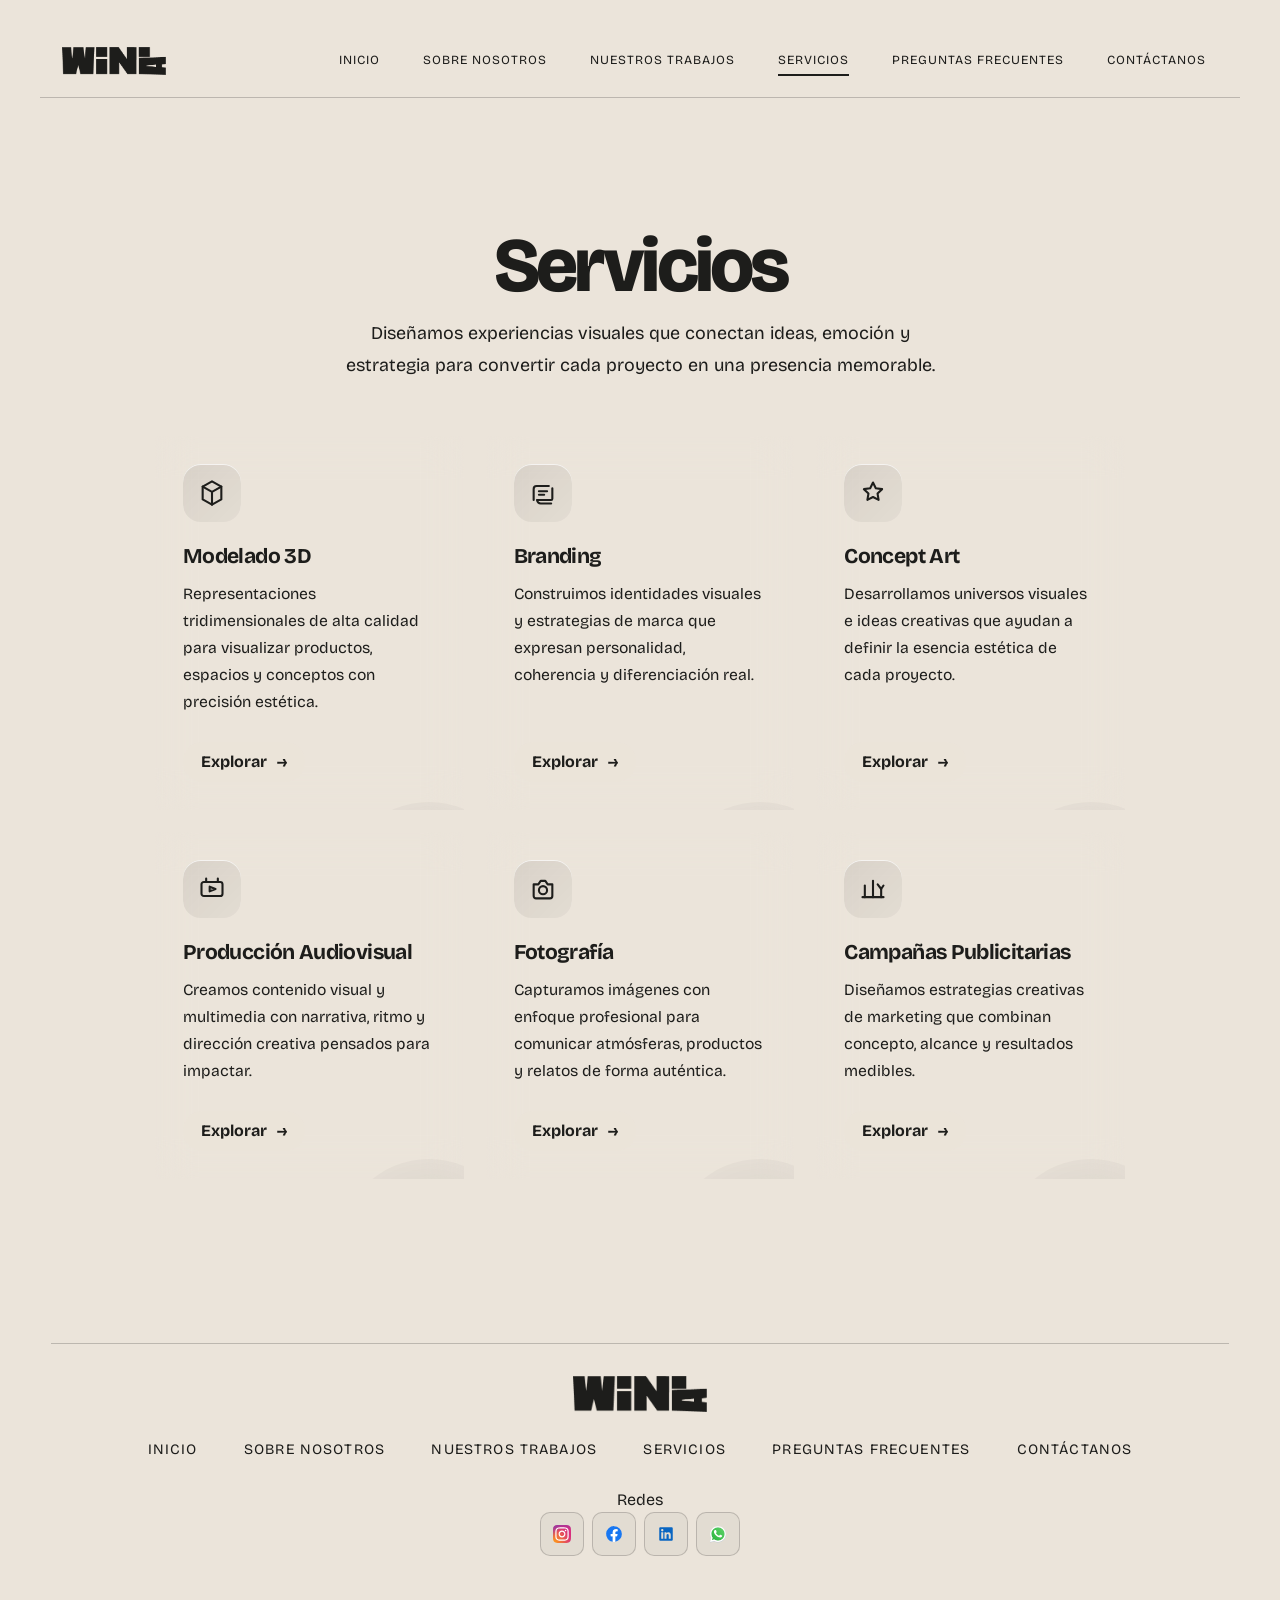
<file: servicios.html>
<!DOCTYPE html>
<html lang="es">
<head>
  <meta charset="UTF-8">
  <meta name="viewport" content="width=device-width, initial-scale=1.0">
  <title>WIN.A | Servicios</title>
  <link rel="icon" type="image/svg+xml" href="./favicon.svg">
  <link rel="preconnect" href="https://fonts.googleapis.com">
  <link rel="preconnect" href="https://fonts.gstatic.com" crossorigin>
  <link href="https://fonts.googleapis.com/css2?family=Bricolage+Grotesque:opsz,wght@12..96,200..800&display=swap" rel="stylesheet">
  <link rel="stylesheet" href="assets/css/styles.css">
    <style>
    * {
      box-sizing: border-box;
    }

    .services-section {
      position: relative;
      padding: 110px 24px 100px;
      isolation: isolate;
    }

    .services-shell {
      width: min(100%, var(--max-width));
      margin: 0 auto;
    }

    .section-header {
      max-width: 760px;
      margin: 0 auto 54px;
      text-align: center;
      animation: revealUp 0.9s ease both;
    }

    h1 {
      margin: 22px 0 14px;
      font-family: inherit;
      font-size: clamp(2.5rem, 6vw, 4.8rem);
      line-height: 0.95;
      letter-spacing: -0.05em;
      font-weight: 800;
    }

    .section-header p {
      margin: 0 auto;
      max-width: 620px;
      color: var(--muted);
      font-size: clamp(1rem, 2vw, 1.12rem);
      line-height: 1.8;
    }

    .services-grid {
      display: grid;
      grid-template-columns: repeat(3, minmax(0, 1fr));
      gap: 22px;
    }

    .service-card {
      position: relative;
      display: flex;
      flex-direction: column;
      min-height: 280px;
      padding: 28px;
      border: 1px solid var(--line);
      border-radius: var(--radius-lg);
      background:
        linear-gradient(180deg, rgba(235, 228, 218, 0.98), rgba(235, 228, 218, 0.8)),
        var(--surface);
      box-shadow: var(--shadow);
      backdrop-filter: blur(18px);
      overflow: hidden;
      cursor: pointer;
      transform: translateY(16px);
      opacity: 0;
      animation: revealUp 0.8s ease forwards;
      transition:
        transform 0.38s ease,
        box-shadow 0.38s ease,
        border-color 0.38s ease,
        background 0.38s ease;
    }

    .service-card:nth-child(2) { animation-delay: 0.08s; }
    .service-card:nth-child(3) { animation-delay: 0.16s; }
    .service-card:nth-child(4) { animation-delay: 0.24s; }
    .service-card:nth-child(5) { animation-delay: 0.32s; }
    .service-card:nth-child(6) { animation-delay: 0.4s; }

    .service-card::before {
      content: "";
      position: absolute;
      inset: auto -18% -46% auto;
      width: 180px;
      height: 180px;
      border-radius: 50%;
      background: radial-gradient(circle, rgba(0, 0, 0, 0.09), rgba(0, 0, 0, 0));
      transition: transform 0.35s ease;
    }

    .service-card:hover {
      transform: translateY(-8px);
      box-shadow: var(--shadow-hover);
      border-color: rgba(29, 29, 27, 0.18);
    }

    .service-card:hover::before {
      transform: scale(1.08);
    }

    .service-card.is-open {
      transform: translateY(-10px);
      box-shadow: var(--shadow-hover);
      border-color: rgba(0, 0, 0, 0.2);
      background:
        linear-gradient(180deg, rgba(255, 255, 255, 1), rgba(235, 228, 218, 0.96)),
        var(--surface);
      grid-column: span 2;
      cursor: default;
    }

    .services-grid.has-open .service-card.is-open {
      grid-column: 1 / -1;
    }

    .icon-wrap {
      width: 58px;
      height: 58px;
      display: grid;
      place-items: center;
      margin-bottom: 22px;
      border-radius: 18px;
      color: var(--accent-deep);
      background: linear-gradient(135deg, rgba(0, 0, 0, 0.08), rgba(0, 0, 0, 0.03));
      box-shadow: inset 0 1px 0 rgba(255, 255, 255, 0.72);
    }

    .icon-wrap svg {
      width: 28px;
      height: 28px;
      stroke: currentColor;
    }

    .service-card h2 {
      margin: 0 0 12px;
      font-family: inherit;
      font-size: 1.32rem;
      line-height: 1.2;
      letter-spacing: -0.03em;
    }

    .service-card p {
      margin: 0 0 26px;
      color: var(--muted);
      line-height: 1.72;
      font-size: 0.98rem;
    }

    .service-summary {
      flex-grow: 1;
    }

    .service-card button {
      width: fit-content;
      display: inline-flex;
      align-items: center;
      gap: 10px;
      padding: 12px 18px;
      border-radius: 999px;
      background: rgba(235, 228, 218, 0.95);
      border: 1px solid var(--line);
      color: var(--moon-black);
      font-size: 0.95rem;
      font-weight: 700;
      font-family: inherit;
      cursor: pointer;
      transition: gap 0.28s ease, background 0.28s ease, color 0.28s ease;
    }

    .service-card button:hover {
      gap: 14px;
      background: linear-gradient(135deg, var(--moon-black), rgba(45, 45, 43, 0.9));
      color: var(--ivory);
    }

    .service-card.is-open button {
      background: linear-gradient(135deg, var(--moon-black), rgba(45, 45, 43, 0.9));
      color: var(--ivory);
      border-color: var(--moon-black);
    }

    .service-card button span {
      font-size: 1rem;
      line-height: 1;
    }

    .service-details {
      display: grid;
      grid-template-rows: 0fr;
      opacity: 0;
      margin-top: 0;
      transition: grid-template-rows 0.52s ease, opacity 0.34s ease, margin-top 0.34s ease;
    }

    .service-card.is-open .service-details {
      grid-template-rows: 1fr;
      opacity: 1;
      margin-top: 22px;
    }

    .service-details-inner {
      overflow: hidden;
    }

    .service-window {
      display: grid;
      grid-template-columns: minmax(0, 1.25fr) minmax(280px, 0.9fr);
      gap: 22px;
      padding: 6px 2px 2px;
      align-items: start;
    }

    .media-panel,
    .contract-panel {
      border-radius: 22px;
      border: 1px solid var(--line);
      background: var(--surface);
      box-shadow: 0 16px 34px rgba(0, 0, 0, 0.05);
    }

    .media-panel {
      padding: 18px;
    }

    .panel-tag {
      display: inline-flex;
      align-items: center;
      padding: 8px 12px;
      border-radius: 999px;
      background: rgba(29, 29, 27, 0.06);
      color: var(--moon-black);
      font-size: 0.76rem;
      font-weight: 700;
      letter-spacing: 0.08em;
      text-transform: uppercase;
      margin-bottom: 14px;
    }

    .media-grid {
      display: grid;
      grid-template-columns: 1.15fr 0.85fr;
      gap: 14px;
      min-height: 280px;
    }

    .media-feature,
    .media-stack article {
      position: relative;
      overflow: hidden;
      border-radius: 18px;
      min-height: 132px;
      background:
        linear-gradient(145deg, rgba(20, 20, 20, 0.94), rgba(78, 78, 78, 0.82)),
        #151515;
      color: #ffffff;
      padding: 18px;
      display: flex;
      align-items: end;
    }

    .media-bg {
      position: absolute;
      inset: 0;
      width: 100%;
      height: 100%;
      object-fit: cover;
      opacity: 0.6;
      transform: scale(1.02);
      filter: saturate(0.95) contrast(1.05);
      z-index: 0;
      pointer-events: none;
    }

    .media-feature::before,
    .media-stack article::before {
      content: "";
      position: absolute;
      inset: 0;
      background:
        radial-gradient(circle at 30% 25%, rgba(0, 0, 0, 0.55), transparent 55%),
        linear-gradient(180deg, rgba(255, 255, 255, 0.04), rgba(255, 255, 255, 0)),
        radial-gradient(circle at top right, rgba(255, 255, 255, 0.14), transparent 34%);
      pointer-events: none;
      z-index: 0;
    }

    .media-stack {
      display: grid;
      gap: 14px;
    }

    .media-copy {
      position: relative;
      z-index: 1;
      max-width: 92%;
    }

    .media-kicker {
      display: inline-block;
      margin-bottom: 8px;
      font-size: 0.72rem;
      letter-spacing: 0.08em;
      text-transform: uppercase;
      color: rgba(255, 255, 255, 0.7);
    }

    .media-copy strong {
      display: block;
      font-size: 1.02rem;
      line-height: 1.25;
      margin-bottom: 6px;
    }

    .media-copy p {
      margin: 0;
      color: rgba(255, 255, 255, 0.8);
      line-height: 1.55;
      font-size: 0.9rem;
    }

    .contract-panel {
      padding: 20px;
      display: flex;
      flex-direction: column;
      gap: 16px;
    }

    .contract-panel h3 {
      margin: 0;
      font-family: inherit;
      font-size: 1.24rem;
      letter-spacing: -0.03em;
    }

    .contract-panel p {
      margin: 0;
      color: var(--muted);
      line-height: 1.7;
      font-size: 0.95rem;
    }

    .contract-meta {
      display: grid;
      gap: 10px;
      padding: 14px;
      border-radius: 18px;
      background: rgba(255, 255, 255, 0.88);
      border: 1px solid rgba(0, 0, 0, 0.06);
    }

    .contract-meta span {
      color: #202020;
      font-size: 0.92rem;
      line-height: 1.5;
    }

    .cta-group {
      display: flex;
      flex-wrap: wrap;
      gap: 12px;
      margin-top: auto;
    }

    .cta-primary,
    .cta-secondary {
      display: inline-flex;
      align-items: center;
      justify-content: center;
      min-height: 48px;
      padding: 0 18px;
      border-radius: 999px;
      text-decoration: none;
      font-weight: 700;
      font-size: 0.95rem;
      transition: transform 0.28s ease, background 0.28s ease, color 0.28s ease;
    }

    .cta-primary {
      background: linear-gradient(135deg, var(--moon-black), rgba(45, 45, 43, 0.9));
      color: var(--ivory);
      border: 0;
      flex: 1 1 190px;
    }

    .cta-primary:hover,
    .cta-secondary:hover {
      transform: translateY(-2px);
    }

    .cta-secondary {
      color: var(--moon-black);
      border: 1px solid var(--moon-black);
      background: rgba(235, 228, 218, 0.94);
      flex: 1 1 150px;
    }

    .service-details ul {
      margin: 0;
      padding: 0;
      list-style: none;
      display: grid;
      gap: 12px;
    }

    .service-details li {
      position: relative;
      padding-left: 18px;
      color: var(--muted);
      line-height: 1.65;
      font-size: 0.95rem;
    }

    .service-details li::before {
      content: "";
      position: absolute;
      left: 0;
      top: 0.72em;
      width: 7px;
      height: 7px;
      border-radius: 50%;
      background: var(--moon-black);
      transform: translateY(-50%);
    }

    @keyframes revealUp {
      from {
        opacity: 0;
        transform: translateY(24px);
      }
      to {
        opacity: 1;
        transform: translateY(0);
      }
    }

    @media (max-width: 980px) {
      .services-grid {
        grid-template-columns: repeat(2, minmax(0, 1fr));
      }

      .services-section {
        padding-top: 90px;
      }

      .service-card.is-open {
        grid-column: 1 / -1;
      }

      .service-window {
        grid-template-columns: 1fr;
      }
    }

    @media (max-width: 640px) {
      .services-section {
        padding: 78px 18px 72px;
      }

      .section-header {
        margin-bottom: 36px;
      }

      .services-grid {
        grid-template-columns: 1fr;
        gap: 18px;
      }

      .service-card {
        min-height: auto;
        padding: 24px;
      }

      .service-card.is-open {
        grid-column: auto;
      }

      .service-card p {
        margin-bottom: 22px;
      }

      .media-grid {
        grid-template-columns: 1fr;
        min-height: auto;
      }

      .media-feature,
      .media-stack article {
        min-height: 160px;
      }
    }

    @media (prefers-reduced-motion: reduce) {
      *,
      *::before,
      *::after {
        animation: none !important;
        transition: none !important;
        scroll-behavior: auto !important;
      }

      .service-card {
        opacity: 1;
        transform: none;
      }
    }
  </style>
</head>
<body>
    <a class="skip-link" href="#main">Saltar al contenido</a>
    <header>
      <div class="navbar">
        <a class="navbar__logo" href="index.html" aria-label="Win.A">
          <img class="site-logo" src="img/logo-horizontal-icon.png" alt="Win.A" />
        </a>
        <nav class="navbar__links" aria-label="Navegación principal">
        <a class="navbar__link" href="index.html">INICIO</a>
          <a class="navbar__link" href="sobre_nosotros.html">SOBRE NOSOTROS</a>
          <a class="navbar__link" href="nuestros-trabajos.html">NUESTROS TRABAJOS</a>
          <a class="navbar__link is-active" href="servicios.html">SERVICIOS</a>
          <a class="navbar__link" href="preguntas_frecuentes.html">PREGUNTAS FRECUENTES</a>
          <a class="navbar__link" href="contacto.html">CONTÁCTANOS</a>
        </nav>
        <button
          class="navbar__toggle"
          type="button"
          aria-label="Abrir menú"
          aria-expanded="false"
          aria-controls="navbarDropdown"
        >
          <img src="img/menu.svg" alt="Menú" />
        </button>
      </div>
      <div id="navbarDropdown" class="navbar__dropdown" aria-hidden="true">
      <a href="index.html">INICIO</a>
        <a href="sobre_nosotros.html">SOBRE NOSOTROS</a>
        <a href="nuestros-trabajos.html">NUESTROS TRABAJOS</a>
        <a href="servicios.html">SERVICIOS</a>
        <a href="preguntas_frecuentes.html">PREGUNTAS FRECUENTES</a>
        <a href="contacto.html">CONTÁCTANOS</a>
      </div>
    </header>

    <main id="main" class="page-shell" tabindex="-1">
      <section class="services-section" id="servicios">
    <div class="services-shell">
      <header class="section-header">
        <h1>Servicios</h1>
        <p>
          Diseñamos experiencias visuales que conectan ideas, emoción y estrategia
          para convertir cada proyecto en una presencia memorable.
        </p>
      </header>

      <div class="services-grid">
        <article class="service-card" id="modelado-3d" data-form="3d">
          <div class="icon-wrap" aria-hidden="true">
            <svg viewBox="0 0 24 24" fill="none" stroke-width="1.8" stroke-linecap="round" stroke-linejoin="round">
              <path d="M12 2 4 6.5v11L12 22l8-4.5v-11L12 2Z"/>
              <path d="M12 22V11.8"/>
              <path d="M20 6.5 12 11 4 6.5"/>
            </svg>
          </div>
          <h2>Modelado 3D</h2>
          <p class="service-summary">Representaciones tridimensionales de alta calidad para visualizar productos, espacios y conceptos con precisión estética.</p>
          <button type="button" aria-expanded="false">
            <span>Explorar</span> <span>&rarr;</span>
          </button>
          <div class="service-details">
            <div class="service-details-inner">
              <div class="service-window">
                <div class="media-panel">
                  <span class="panel-tag">Galeria del servicio</span>
                  <div class="media-grid">
                    <article class="media-feature">
                      <img class="media-bg" src="img/servicios/modelado3d/Sin%20t%C3%ADtulo-4.png" alt="" loading="lazy" decoding="async" />
                      <div class="media-copy">
                        <span class="media-kicker">Vista principal</span>
                        <strong>Renders de producto y espacios</strong>
                        <p>Area pensada para mostrar proyectos 3D destacados con gran impacto visual.</p>
                      </div>
                    </article>
                    <div class="media-stack">
                      <article>
                        <img class="media-bg" src="img/servicios/modelado3d/untitled1.png" alt="" loading="lazy" decoding="async" />
                        <div class="media-copy">
                          <span class="media-kicker">Detalle</span>
                          <strong>Modelos para presentacion</strong>
                          <p>Mockups y vistas tecnicas.</p>
                        </div>
                      </article>
                      <article>
                        <img class="media-bg" src="img/servicios/modelado3d/untitled4.png" alt="" loading="lazy" decoding="async" />
                        <div class="media-copy">
                          <span class="media-kicker">Portfolio</span>
                          <strong>Escenas para campaña</strong>
                          <p>Visuales listos para venta o branding.</p>
                        </div>
                      </article>
                    </div>
                  </div>
                </div>
                <div class="contract-panel">
                  <span class="panel-tag">Lo que incluye</span>
                  <ul>
                    <li>Modelado de productos, mobiliario y espacios con acabado visual realista.</li>
                    <li>Renders conceptuales para presentar ideas antes de la produccion final.</li>
                    <li>Piezas 3D listas para campañas, presentaciones o portafolios comerciales.</li>
                  </ul>
                  <div class="contract-meta">
                    <span>Ideal para marcas, arquitecturas, lanzamientos y visualizacion de ideas complejas.</span>
                    <span>Proceso guiado desde el brief hasta la entrega final del material.</span>
                  </div>
                  <div class="cta-group">
                    <a class="cta-primary" href="contacto.html#3d" data-service-link>Quiero este servicio</a>
                    <a class="cta-secondary" href="nuestros-trabajos.html#galeria" data-service-link>Ver trabajos</a>
                  </div>
                </div>
              </div>
            </div>
          </div>
        </article>

        <article class="service-card" id="branding" data-form="branding">
          <div class="icon-wrap" aria-hidden="true">
            <svg viewBox="0 0 24 24" fill="none" stroke-width="1.8" stroke-linecap="round" stroke-linejoin="round">
              <path d="M4 18V8.5A2.5 2.5 0 0 1 6.5 6H17"/>
              <path d="M7 18h12a1 1 0 0 0 1-1V8"/>
              <path d="M7 18a3 3 0 0 0 3 3h9"/>
              <path d="M8.5 10.5h7"/>
              <path d="M8.5 13.5H13"/>
            </svg>
          </div>
          <h2>Branding</h2>
          <p class="service-summary">Construimos identidades visuales y estrategias de marca que expresan personalidad, coherencia y diferenciación real.</p>
          <button type="button" aria-expanded="false">
            <span>Explorar</span> <span>&rarr;</span>
          </button>
          <div class="service-details">
            <div class="service-details-inner">
              <div class="service-window">
                <div class="media-panel">
                  <span class="panel-tag">Imagenes y logos</span>
                  <div class="media-grid">
                    <article class="media-feature">
                      <img class="media-bg" src="img/servicios/branding/Fortz.png" alt="" loading="lazy" decoding="async" />
                      <div class="media-copy">
                        <span class="media-kicker">Brand system</span>
                        <strong>Logos, identidad y aplicaciones</strong>
                        <p>Espacio para enseñar marcas realizadas, composiciones y piezas finales.</p>
                      </div>
                    </article>
                    <div class="media-stack">
                      <article>
                        <img class="media-bg" src="img/servicios/branding/Electobot.jpg" alt="" loading="lazy" decoding="async" />
                        <div class="media-copy">
                          <img class="logo-kicker" src="img/logo-horizontal-icon.png" alt="Logo Win.A" />
                          <strong>Construccion visual</strong>
                          <p>Versiones, sellos y simbolos.</p>
                        </div>
                      </article>
                      <article>
                        <img class="media-bg" src="img/servicios/branding/OQ3A7S1.webp" alt="" loading="lazy" decoding="async" />
                        <div class="media-copy">
                          <span class="media-kicker">Aplicacion</span>
                          <strong>Sistema de marca</strong>
                          <p>Redes, papeleria y soportes.</p>
                        </div>
                      </article>
                    </div>
                  </div>
                </div>
                <div class="contract-panel">
                  <span class="panel-tag">Lo que incluye</span>
                  <ul>
                    <li>Diseño de logotipo, sistema visual y lineamientos de marca claros.</li>
                    <li>Definicion de tono, personalidad y narrativa para conectar con la audiencia.</li>
                    <li>Aplicaciones visuales para redes, papeleria y soportes digitales.</li>
                  </ul>
                  <div class="contract-meta">
                    <span>Perfecto para negocios nuevos o marcas que necesitan reposicionarse con fuerza.</span>
                    <span>El cliente puede revisar los trabajos y decidir avanzar desde esta misma ventana.</span>
                  </div>
                  <div class="cta-group">
                    <a class="cta-primary" href="contacto.html#branding" data-service-link>Quiero este servicio</a>
                    <a class="cta-secondary" href="nuestros-trabajos.html#galeria" data-service-link>Ver trabajos</a>
                  </div>
                </div>
              </div>
            </div>
          </div>
        </article>

        <article class="service-card" id="concept-art" data-form="concept">
          <div class="icon-wrap" aria-hidden="true">
            <svg viewBox="0 0 24 24" fill="none" stroke-width="1.8" stroke-linecap="round" stroke-linejoin="round">
              <path d="m12 3 2.4 4.9 5.4.8-3.9 3.8.9 5.4-4.8-2.5-4.8 2.5.9-5.4L4.2 8.7l5.4-.8L12 3Z"/>
            </svg>
          </div>
          <h2>Concept Art</h2>
          <p class="service-summary">Desarrollamos universos visuales e ideas creativas que ayudan a definir la esencia estética de cada proyecto.</p>
          <button type="button" aria-expanded="false">
            <span>Explorar</span> <span>&rarr;</span>
          </button>
          <div class="service-details">
            <div class="service-details-inner">
              <div class="service-window">
                <div class="media-panel">
                  <span class="panel-tag">Visual development</span>
                  <div class="media-grid">
                    <article class="media-feature">
                      <img class="media-bg" src="img/servicios/conceptArt/brujo.png" alt="" loading="lazy" decoding="async" />
                      <div class="media-copy">
                        <span class="media-kicker">Conceptos</span>
                        <strong>Escenarios, personajes e ideas</strong>
                        <p>Area para bocetos refinados, ilustraciones clave y desarrollo estetico.</p>
                      </div>
                    </article>
                    <div class="media-stack">
                      <article>
                        <img class="media-bg" src="img/servicios/conceptArt/alvin-3.webp" alt="" loading="lazy" decoding="async" />
                        <div class="media-copy">
                          <span class="media-kicker">Moodboard</span>
                          <strong>Tono visual</strong>
                          <p>Color, textura y atmosfera.</p>
                        </div>
                      </article>
                      <article>
                        <img class="media-bg" src="img/servicios/conceptArt/g.png" alt="" loading="lazy" decoding="async" />
                        <div class="media-copy">
                          <span class="media-kicker">Proceso</span>
                          <strong>Direccion creativa</strong>
                          <p>Exploracion antes de producir.</p>
                        </div>
                      </article>
                    </div>
                  </div>
                </div>
                <div class="contract-panel">
                  <span class="panel-tag">Lo que incluye</span>
                  <ul>
                    <li>Exploracion visual de personajes, escenarios y direcciones artisticas.</li>
                    <li>Creacion de moodboards e ilustraciones para alinear la vision del proyecto.</li>
                    <li>Propuestas creativas que facilitan decisiones antes de producir.</li>
                  </ul>
                  <div class="contract-meta">
                    <span>Ideal para videojuegos, marcas, campañas o proyectos que nacen desde una idea visual.</span>
                    <span>La ventana expandida ayuda a vender el valor creativo antes de contratar.</span>
                  </div>
                  <div class="cta-group">
                    <a class="cta-primary" href="contacto.html#concept" data-service-link>Quiero este servicio</a>
                    <a class="cta-secondary" href="nuestros-trabajos.html#galeria" data-service-link>Ver trabajos</a>
                  </div>
                </div>
              </div>
            </div>
          </div>
        </article>

        <article class="service-card" id="produccion-audiovisual" data-form="audiovisual">
          <div class="icon-wrap" aria-hidden="true">
            <svg viewBox="0 0 24 24" fill="none" stroke-width="1.8" stroke-linecap="round" stroke-linejoin="round">
              <rect x="3" y="6" width="18" height="12" rx="2"/>
              <path d="m10 10 5 2-5 2v-4Z"/>
              <path d="M7 3v3M17 3v3"/>
            </svg>
          </div>
          <h2>Producción Audiovisual</h2>
          <p class="service-summary">Creamos contenido visual y multimedia con narrativa, ritmo y dirección creativa pensados para impactar.</p>
          <button type="button" aria-expanded="false">
            <span>Explorar</span> <span>&rarr;</span>
          </button>
          <div class="service-details">
            <div class="service-details-inner">
              <div class="service-window">
                <div class="media-panel">
                  <span class="panel-tag">Videos realizados</span>
                  <div class="media-grid">
                    <article class="media-feature">
                      <img class="media-bg" src="img/servicios/produccionAudiovisual/Documental-Capture.jpg" alt="" loading="lazy" decoding="async" />
                      <div class="media-copy">
                        <span class="media-kicker">Showreel</span>
                        <strong>Videos, reels y piezas audiovisuales</strong>
                        <p>Espacio para insertar videos realizados, trailers o presentaciones de campaña.</p>
                      </div>
                    </article>
                    <div class="media-stack">
                      <article>
                        <img class="media-bg" src="img/servicios/produccionAudiovisual/eres%20soy%20y%20somos.avif" alt="" loading="lazy" decoding="async" />
                        <div class="media-copy">
                          <span class="media-kicker">Clip</span>
                          <strong>Contenido corto</strong>
                          <p>Reels y anuncios dinamicos.</p>
                        </div>
                      </article>
                      <article>
                        <img class="media-bg" src="img/servicios/produccionAudiovisual/hace%20calor.avif" alt="" loading="lazy" decoding="async" />
                        <div class="media-copy">
                          <span class="media-kicker">Film</span>
                          <strong>Storytelling visual</strong>
                          <p>Piezas para marca o lanzamiento.</p>
                        </div>
                      </article>
                    </div>
                  </div>
                </div>
                <div class="contract-panel">
                  <span class="panel-tag">Lo que incluye</span>
                  <ul>
                    <li>Produccion de videos promocionales, reels y piezas de storytelling visual.</li>
                    <li>Edicion, montaje y tratamiento estetico para contenido digital o institucional.</li>
                    <li>Direccion creativa enfocada en ritmo, atmosfera y recordacion de marca.</li>
                  </ul>
                  <div class="contract-meta">
                    <span>Perfecto para marcas que necesitan contenido en movimiento con identidad propia.</span>
                    <span>Aqui puedes mostrar videos reales y dejar el CTA listo para cerrar el servicio.</span>
                  </div>
                  <div class="cta-group">
                    <a class="cta-primary" href="contacto.html#audiovisual" data-service-link>Quiero este servicio</a>
                    <a class="cta-secondary" href="nuestros-trabajos.html#galeria" data-service-link>Ver trabajos</a>
                  </div>
                </div>
              </div>
            </div>
          </div>
        </article>

        <article class="service-card" id="fotografia" data-form="foto">
          <div class="icon-wrap" aria-hidden="true">
            <svg viewBox="0 0 24 24" fill="none" stroke-width="1.8" stroke-linecap="round" stroke-linejoin="round">
              <path d="M4 8h4l2-3h4l2 3h4v10a2 2 0 0 1-2 2H6a2 2 0 0 1-2-2V8Z"/>
              <circle cx="12" cy="13" r="3.5"/>
            </svg>
          </div>
          <h2>Fotografía</h2>
          <p class="service-summary">Capturamos imágenes con enfoque profesional para comunicar atmósferas, productos y relatos de forma auténtica.</p>
          <button type="button" aria-expanded="false">
            <span>Explorar</span> <span>&rarr;</span>
          </button>
          <div class="service-details">
            <div class="service-details-inner">
              <div class="service-window">
                <div class="media-panel">
                  <span class="panel-tag">Fotografias destacadas</span>
                  <div class="media-grid">
                    <article class="media-feature">
                      <img class="media-bg" src="img/servicios/fotografia/IMG_20250611_100333_366.webp" alt="" loading="lazy" decoding="async" />
                      <div class="media-copy">
                        <span class="media-kicker">Galeria</span>
                        <strong>Fotografia de producto y marca</strong>
                        <p>Bloque pensado para exponer imagenes finales y series fotograficas seleccionadas.</p>
                      </div>
                    </article>
                    <div class="media-stack">
                      <article>
                        <img class="media-bg" src="img/servicios/fotografia/post-instagram-5.webp" alt="" loading="lazy" decoding="async" />
                        <div class="media-copy">
                          <span class="media-kicker">Sesion</span>
                          <strong>Retrato y lifestyle</strong>
                          <p>Imagenes con direccion visual.</p>
                        </div>
                      </article>
                      <article>
                        <img class="media-bg" src="img/servicios/fotografia/IMG_20250417_123234_082.webp" alt="" loading="lazy" decoding="async" />
                        <div class="media-copy">
                          <span class="media-kicker">Catalogo</span>
                          <strong>Producto y detalle</strong>
                          <p>Visuales listos para venta.</p>
                        </div>
                      </article>
                    </div>
                  </div>
                </div>
                <div class="contract-panel">
                  <span class="panel-tag">Lo que incluye</span>
                  <ul>
                    <li>Sesiones para producto, retrato, lifestyle y contenido de marca.</li>
                    <li>Direccion visual y composicion pensadas para reforzar identidad.</li>
                    <li>Entrega de imagenes optimizadas para web, campañas o catalogo.</li>
                  </ul>
                  <div class="contract-meta">
                    <span>Ideal para ecommerce, redes, editoriales visuales o presentacion de productos.</span>
                    <span>La galeria sirve para que el cliente vea trabajos reales antes de contratar.</span>
                  </div>
                  <div class="cta-group">
                    <a class="cta-primary" href="contacto.html#foto" data-service-link>Quiero este servicio</a>
                    <a class="cta-secondary" href="nuestros-trabajos.html#galeria" data-service-link>Ver trabajos</a>
                  </div>
                </div>
              </div>
            </div>
          </div>
        </article>

        <article class="service-card" id="campanas-publicitarias" data-form="campanas">
          <div class="icon-wrap" aria-hidden="true">
            <svg viewBox="0 0 24 24" fill="none" stroke-width="1.8" stroke-linecap="round" stroke-linejoin="round">
              <path d="M5 19V9"/>
              <path d="M12 19V5"/>
              <path d="M19 19v-7"/>
              <path d="M3 19h18"/>
              <path d="m16 8 3 4 2-3"/>
            </svg>
          </div>
          <h2>Campañas Publicitarias</h2>
          <p class="service-summary">Diseñamos estrategias creativas de marketing que combinan concepto, alcance y resultados medibles.</p>
          <button type="button" aria-expanded="false">
            <span>Explorar</span> <span>&rarr;</span>
          </button>
          <div class="service-details">
            <div class="service-details-inner">
              <div class="service-window">
                <div class="media-panel">
                  <span class="panel-tag">Piezas de campaña</span>
                  <div class="media-grid">
                    <article class="media-feature">
                      <img class="media-bg" src="img/servicios/campa%C3%B1as%20publicitarias/The-last-of-us.webp" alt="" loading="lazy" decoding="async" />
                      <div class="media-copy">
                        <span class="media-kicker">Campaigns</span>
                        <strong>Conceptos y activaciones visuales</strong>
                        <p>Espacio para mostrar piezas de anuncios, lanzamientos y sistemas de campaña.</p>
                      </div>
                    </article>
                    <div class="media-stack">
                      <article>
                        <img class="media-bg" src="img/servicios/campa%C3%B1as%20publicitarias/Free_Flyer_Mockup_1.webp" alt="" loading="lazy" decoding="async" />
                        <div class="media-copy">
                          <span class="media-kicker">Ads</span>
                          <strong>Redes y pauta</strong>
                          <p>Creatividades para conversion.</p>
                        </div>
                      </article>
                      <article>
                        <img class="media-bg" src="img/servicios/campa%C3%B1as%20publicitarias/POSTER%20PARED%202.webp" alt="" loading="lazy" decoding="async" />
                        <div class="media-copy">
                          <span class="media-kicker">Launch</span>
                          <strong>Piezas de lanzamiento</strong>
                          <p>Mensajes y visuales alineados.</p>
                        </div>
                      </article>
                    </div>
                  </div>
                </div>
                <div class="contract-panel">
                  <span class="panel-tag">Lo que incluye</span>
                  <ul>
                    <li>Conceptualizacion de campañas con mensajes claros y enfoque emocional.</li>
                    <li>Adaptacion de piezas para redes sociales, anuncios y lanzamientos.</li>
                    <li>Estrategias visuales alineadas con objetivos de visibilidad y conversion.</li>
                  </ul>
                  <div class="contract-meta">
                    <span>Recomendado para marcas que quieren vender mejor con creatividad y direccion visual.</span>
                    <span>El CTA final deja preparado el paso a cotizacion o contratacion del servicio.</span>
                  </div>
                  <div class="cta-group">
                    <a class="cta-primary" href="contacto.html#campanas" data-service-link>Quiero este servicio</a>
                    <a class="cta-secondary" href="nuestros-trabajos.html#galeria" data-service-link>Ver trabajos</a>
                  </div>
                </div>
              </div>
            </div>
          </div>
        </article>
      </div>
    </div>
      </section>
    </main>

    <footer class="footer">
      <div class="footer__inner">
        <div class="footer__logo" aria-label="Win.A">
          <img class="site-logo" src="img/logo-horizontal-icon.png" alt="Win.A" />
        </div>
        <div class="footer__links">
        <a href="index.html">INICIO</a>
          <a href="sobre_nosotros.html">SOBRE NOSOTROS</a>
          <a href="nuestros-trabajos.html">NUESTROS TRABAJOS</a>
          <a href="servicios.html">SERVICIOS</a>
          <a href="preguntas_frecuentes.html">PREGUNTAS FRECUENTES</a>
          <a href="contacto.html">CONTÁCTANOS</a>
        </div>
        <div class="footer__socials">
          <span>Redes</span>
          <div class="footer__socials-row">
            <a class="footer__social" href="#" aria-label="Instagram"><img src="img/instagram.svg" alt="" /></a>
            <a class="footer__social" href="#" aria-label="Facebook"><img src="img/facebook.svg" alt="" /></a>
            <a class="footer__social" href="#" aria-label="LinkedIn"><img src="img/linkedin.svg" alt="" /></a>
            <a class="footer__social" href="#" aria-label="WhatsApp"><img src="img/whatsapp.svg" alt="" /></a>
          </div>
        </div>
      </div>
    </footer>

    <script src="assets/js/main.js" defer></script>
</body>
</html>
</file>
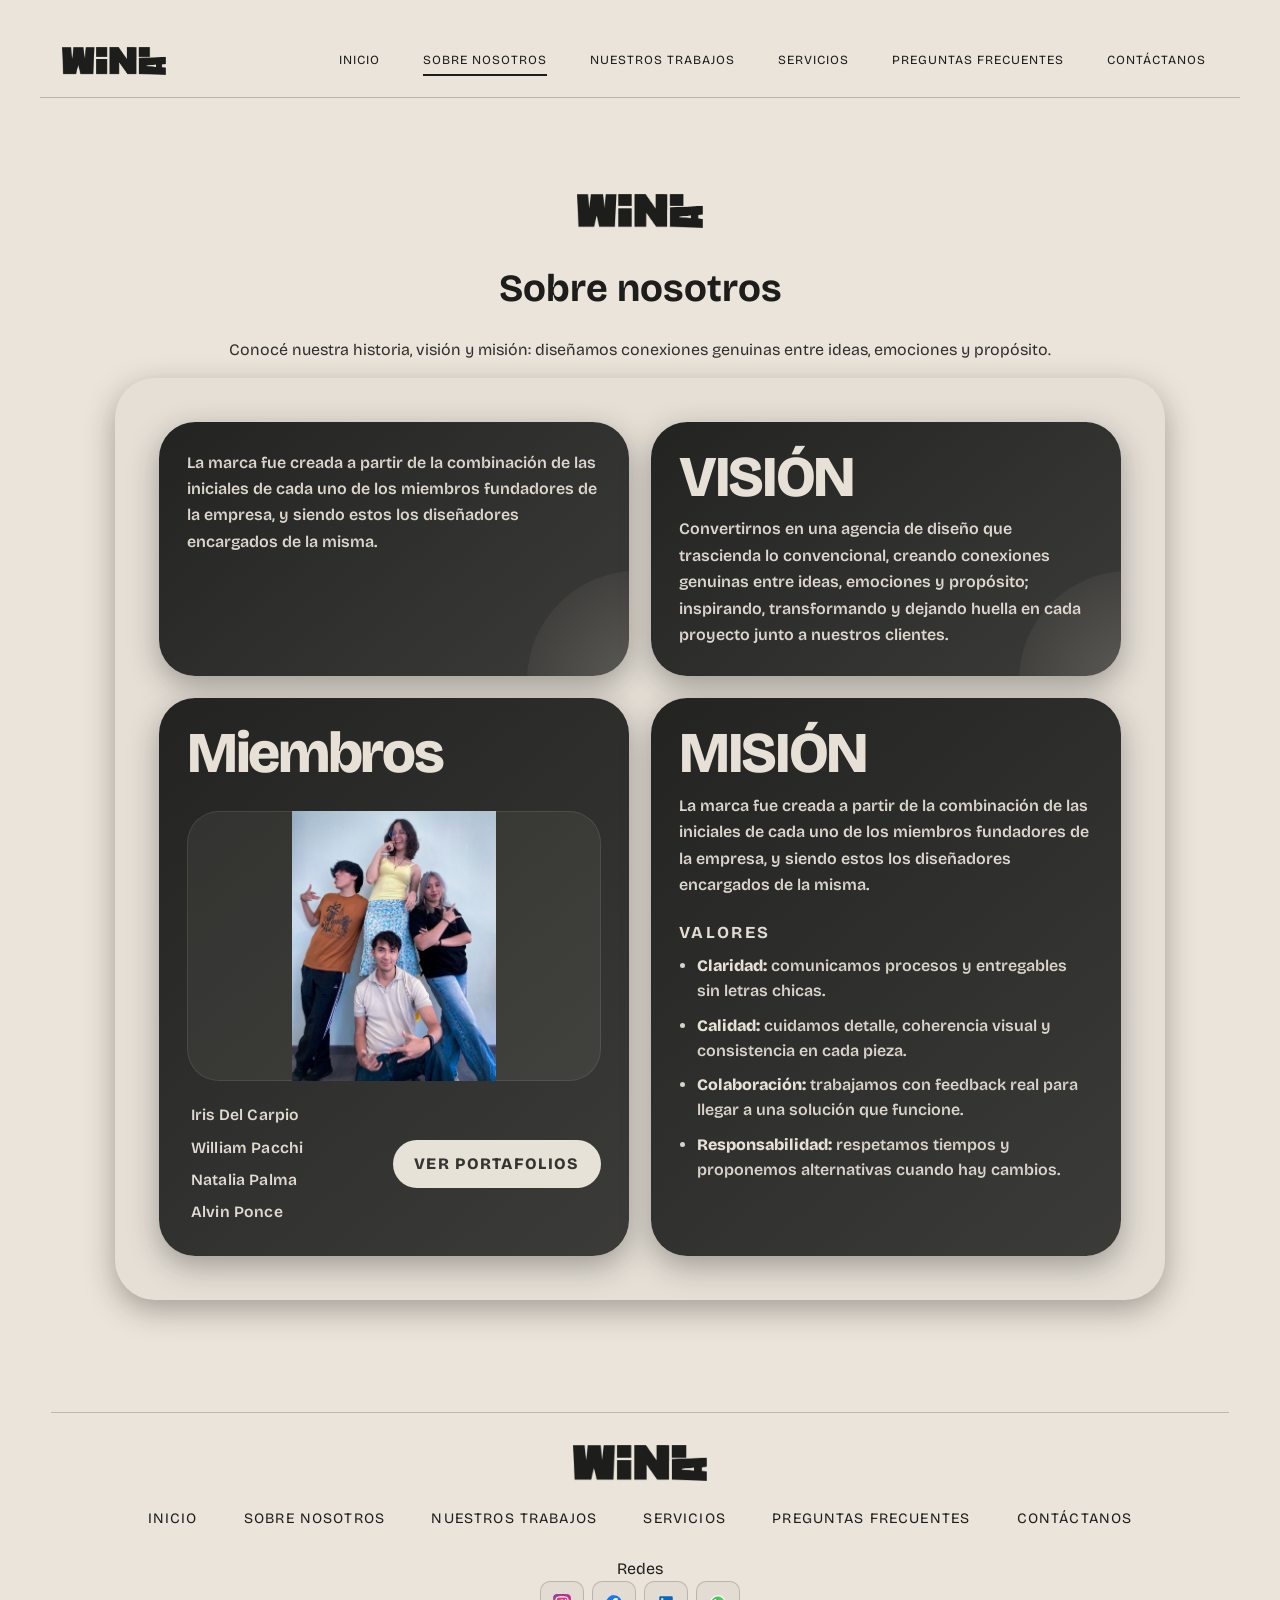
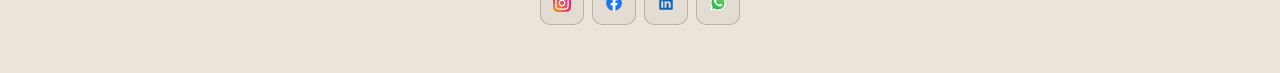
<file: sobre_nosotros.html>
<!DOCTYPE html>
<html lang="es">
  <head>
    <meta charset="UTF-8" />
    <meta name="viewport" content="width=device-width, initial-scale=1" />
    <link rel="icon" type="image/svg+xml" href="./favicon.svg">
    <title>SOBRE NOSOTROS | WIN.A</title>
    <link rel="preconnect" href="https://fonts.googleapis.com" />
    <link rel="preconnect" href="https://fonts.gstatic.com" crossorigin />
    <link
      href="https://fonts.googleapis.com/css2?family=Bricolage+Grotesque:opsz,wght@12..96,200..800&display=swap"
      rel="stylesheet"
    />
    <link rel="stylesheet" href="assets/css/styles.css" />
    <style>
      :root {
        --about-bg: #e5dfd6;
        --about-card: #1f201e;
        --about-card-2: #2d2d2b;
        --about-text: rgba(235, 228, 218, 0.92);
        --about-button-bg: #e7e2d7;
        --about-button-text: #343432;
      }

      .about-shell {
        padding: 2rem 0 3rem;
      }

      .about-shell .hero--text {
        animation: fadeInUp 0.75s ease both;
      }

      .about-board {
        background: var(--about-bg);
        border-radius: 2.5rem;
        padding: clamp(18px, 3.5vw, 44px);
        box-shadow: var(--soft-shadow);
        overflow: hidden;
        animation: fadeInUp 0.9s ease both;
      }

      .about-grid {
        display: grid;
        grid-template-columns: repeat(2, minmax(0, 1fr));
        gap: 22px;
      }

      .about-card {
        position: relative;
        border-radius: 2.25rem;
        padding: clamp(18px, 3.2vw, 28px);
        color: var(--about-text);
        background: linear-gradient(140deg, rgba(31, 32, 30, 0.98), rgba(45, 45, 43, 0.92));
        overflow: hidden;
        box-shadow: var(--soft-shadow);
      }

      .about-card::before {
        content: "";
        position: absolute;
        inset: auto -25% -45% auto;
        width: 220px;
        height: 220px;
        border-radius: 50%;
        background: radial-gradient(circle, rgba(235, 228, 218, 0.18), rgba(235, 228, 218, 0));
        transform: rotate(12deg);
      }

      .about-card h2 {
        margin: 0 0 12px;
        font-size: clamp(2.2rem, 4.6vw, 3.6rem);
        line-height: 0.95;
        letter-spacing: -0.04em;
        font-weight: 800;
        color: rgba(235, 228, 218, 0.98);
      }

      .about-card p {
        margin: 0;
        font-weight: 600;
        line-height: 1.65;
      }

      .about-card--members {
        grid-column: 1 / span 1;
        min-height: 400px;
        display: grid;
        grid-template-rows: auto auto auto;
        gap: 18px;
      }

      .members-visual {
        border-radius: 2rem;
        background: rgba(235, 228, 218, 0.06);
        height: clamp(210px, 24vw, 270px);
        display: flex;
        align-items: center;
        justify-content: center;
        overflow: hidden;
        box-shadow: inset 0 0 0 1px rgba(235, 228, 218, 0.1);
      }

      .members-visual img {
        width: 100%;
        height: 100%;
        object-fit: contain;
        object-position: center;
        display: block;
      }

      .members-footer {
        display: flex;
        gap: 16px;
        align-items: center;
        justify-content: space-between;
        flex-wrap: wrap;
      }

      .members-footer p {
        margin: 0;
        font-size: 0.98rem;
        letter-spacing: 0.01em;
        color: rgba(235, 228, 218, 0.9);
      }

      .member-link {
        color: rgba(235, 228, 218, 0.94);
        text-decoration: none;
        display: inline-flex;
        align-items: center;
        padding: 0.2rem 0.25rem;
        border-radius: 10px;
      }

      .member-link:hover,
      .member-link:focus-visible {
        text-decoration: underline;
        background: rgba(235, 228, 218, 0.08);
      }

      .portfolio-btn {
        border: 0;
        border-radius: 999px;
        background: var(--about-button-bg);
        color: var(--about-button-text);
        padding: 0.75rem 1.35rem;
        font-weight: 800;
        letter-spacing: 0.08em;
        text-transform: uppercase;
        text-decoration: none;
        transition: transform 180ms ease, filter 180ms ease;
      }

      .portfolio-btn:hover {
        transform: translateY(-1px);
        filter: brightness(1.03);
      }

      .values-title {
        margin: 1.35rem 0 0.55rem;
        font-size: 1.05rem;
        letter-spacing: 0.14em;
        text-transform: uppercase;
        color: rgba(235, 228, 218, 0.96);
      }

      .values-list {
        margin: 0;
        padding-left: 1.15rem;
        display: grid;
        gap: 10px;
      }

      .values-list li {
        color: rgba(235, 228, 218, 0.9);
        line-height: 1.55;
        font-weight: 600;
      }

      .values-list strong {
        color: rgba(235, 228, 218, 0.98);
        font-weight: 800;
      }

      @media (max-width: 860px) {
        .about-grid {
          grid-template-columns: 1fr;
        }

        .about-card--members {
          min-height: 380px;
        }
      }
    </style>
  </head>
  <body>
    <a class="skip-link" href="#main">Saltar al contenido</a>
    <header>
      <div class="navbar">
        <a class="navbar__logo" href="index.html" aria-label="Win.A">
          <img class="site-logo" src="img/logo-horizontal-icon.png" alt="Win.A" />
        </a>
        <nav class="navbar__links" aria-label="Navegación principal">
        <a class="navbar__link" href="index.html">INICIO</a>
          <a class="navbar__link is-active" href="sobre_nosotros.html">SOBRE NOSOTROS</a>
          <a class="navbar__link" href="nuestros-trabajos.html">NUESTROS TRABAJOS</a>
          <a class="navbar__link" href="servicios.html">SERVICIOS</a>
          <a class="navbar__link" href="preguntas_frecuentes.html">PREGUNTAS FRECUENTES</a>
          <a class="navbar__link" href="contacto.html">CONTÁCTANOS</a>
        </nav>
        <button
          class="navbar__toggle"
          type="button"
          aria-label="Abrir menú"
          aria-expanded="false"
          aria-controls="navbarDropdown"
        >
          <img src="img/menu.svg" alt="Menú" />
        </button>
      </div>
      <div id="navbarDropdown" class="navbar__dropdown" aria-hidden="true">
      <a href="index.html">INICIO</a>
        <a href="sobre_nosotros.html">SOBRE NOSOTROS</a>
        <a href="nuestros-trabajos.html">NUESTROS TRABAJOS</a>
        <a href="servicios.html">SERVICIOS</a>
        <a href="preguntas_frecuentes.html">PREGUNTAS FRECUENTES</a>
        <a href="contacto.html">CONTÁCTANOS</a>
      </div>
    </header>

    <main id="main" class="page-shell about-shell" tabindex="-1">
      <section class="hero hero--text" aria-label="Introducción sobre nosotros">
        <img class="hero-logo" src="img/logo-horizontal-icon.png" alt="Win.A" />
        <h1>Sobre nosotros</h1>
        <p>
          Conocé nuestra historia, visión y misión: diseñamos conexiones genuinas entre ideas, emociones y propósito.
        </p>
      </section>

      <section class="about-board" aria-label="Composición gráfica sobre nosotros">
        <div class="about-grid">
          <article class="about-card" aria-label="Historia de la marca">
            <p>
              La marca fue creada a partir de la combinación de las iniciales de cada uno de los miembros fundadores de la empresa, y siendo estos los diseñadores encargados de la misma.
            </p>
          </article>

          <article class="about-card" aria-label="Visión">
            <h2>VISIÓN</h2>
            <p>
              Convertirnos en una agencia de diseño que trascienda lo convencional, creando conexiones genuinas entre ideas, emociones y propósito; inspirando, transformando y dejando huella en cada proyecto junto a nuestros clientes.
            </p>
          </article>

          <article class="about-card about-card--members" aria-label="Miembros">
            <h2>Miembros</h2>
            <div class="members-visual">
              <img src="img/fotos/foto-integrantes.jpg" alt="Integrantes de Win.A" loading="lazy" />
            </div>
            <div class="members-footer">
              <p>
                <a class="member-link" href="nuestros-trabajos.html#iris">Iris Del Carpio</a><br />
                <a class="member-link" href="nuestros-trabajos.html#william">William Pacchi</a><br />
                <a class="member-link" href="nuestros-trabajos.html#natalia">Natalia Palma</a><br />
                <a class="member-link" href="nuestros-trabajos.html#alvin">Alvin Ponce</a>
              </p>
              <a class="portfolio-btn" href="nuestros-trabajos.html#equipo">VER PORTAFOLIOS</a>
            </div>
          </article>

          <article class="about-card" aria-label="Misión">
            <h2>MISIÓN</h2>
            <p>
              La marca fue creada a partir de la combinación de las iniciales de cada uno de los miembros fundadores de la empresa, y siendo estos los diseñadores encargados de la misma.
            </p>
            <h3 class="values-title">VALORES</h3>
            <ul class="values-list">
              <li><strong>Claridad:</strong> comunicamos procesos y entregables sin letras chicas.</li>
              <li><strong>Calidad:</strong> cuidamos detalle, coherencia visual y consistencia en cada pieza.</li>
              <li><strong>Colaboración:</strong> trabajamos con feedback real para llegar a una solución que funcione.</li>
              <li><strong>Responsabilidad:</strong> respetamos tiempos y proponemos alternativas cuando hay cambios.</li>
            </ul>
          </article>
        </div>
      </section>
    </main>

    <footer class="footer">
      <div class="footer__inner">
        <div class="footer__logo" aria-label="Win.A">
          <img class="site-logo" src="img/logo-horizontal-icon.png" alt="Win.A" />
        </div>
        <div class="footer__links">
        <a href="index.html">INICIO</a>
          <a href="sobre_nosotros.html">SOBRE NOSOTROS</a>
          <a href="nuestros-trabajos.html">NUESTROS TRABAJOS</a>
          <a href="servicios.html">SERVICIOS</a>
          <a href="preguntas_frecuentes.html">PREGUNTAS FRECUENTES</a>
          <a href="contacto.html">CONTÁCTANOS</a>
        </div>
        <div class="footer__socials">
          <span>Redes</span>
          <div class="footer__socials-row">
            <a class="footer__social" href="#" aria-label="Instagram"><img src="img/instagram.svg" alt="" /></a>
            <a class="footer__social" href="#" aria-label="Facebook"><img src="img/facebook.svg" alt="" /></a>
            <a class="footer__social" href="#" aria-label="LinkedIn"><img src="img/linkedin.svg" alt="" /></a>
            <a class="footer__social" href="#" aria-label="WhatsApp"><img src="img/whatsapp.svg" alt="" /></a>
          </div>
        </div>
      </div>
    </footer>

    <script src="assets/js/main.js" defer></script>
  </body>
</html>
</file>
<file: assets/css/styles.css>
﻿:root {
    --moon-black: #1D1D1B;
    --ivory: #EBE4DA;
    --dark-gray: #2D2D2B;
    --soft-shadow: 0 10px 30px rgba(29, 29, 27, 0.35);
}

* {
    box-sizing: border-box;
}

a {
    color: inherit;
    text-decoration: none;
}

body {
    margin: 0;
    font-family: "Bricolage Grotesque", "Inter", "Helvetica Neue", Arial, sans-serif;
    background: var(--ivory);
    color: var(--moon-black);
    line-height: 1.5;
}

.skip-link {
    position: absolute;
    left: 1rem;
    top: 0.75rem;
    padding: 0.65rem 1rem;
    border-radius: 999px;
    background: var(--moon-black);
    color: var(--ivory);
    font-weight: 800;
    letter-spacing: 0.06em;
    text-transform: uppercase;
    font-size: 0.8rem;
    transform: translateY(-220%);
    transition: transform 0.18s ease;
    z-index: 9999;
}

.skip-link:focus,
.skip-link:focus-visible {
    transform: translateY(0);
}

:where(a, button, input, textarea, select, summary, [tabindex]:not([tabindex="-1"])):focus-visible {
    outline: 3px solid rgba(29, 29, 27, 0.92);
    outline-offset: 3px;
}

:where(input, textarea)::placeholder {
    color: rgba(29, 29, 27, 0.65);
}

.page-shell {
    width: min(1050px, 96vw);
    margin: 0 auto;
    padding: 0 1rem;
    max-width: 1050px;
}

body > header {
    position: sticky;
    top: 0;
    z-index: 1000;
    padding: 1.5rem 0 0;
    background: rgba(235, 228, 218, 0.94);
    backdrop-filter: blur(12px);
}

.navbar {
    display: flex;
    align-items: center;
    justify-content: space-between;
    gap: clamp(0.75rem, 1.5vw, 1.2rem);
    border-bottom: 1px solid rgba(0, 0, 0, 0.2);
    padding: 1rem clamp(0.8rem, 2vw, 1.4rem);
    width: min(1200px, 96vw);
    margin: 0 auto;
}

.navbar__toggle {
    border: 1px solid rgba(29, 29, 27, 0.28);
    background: var(--ivory);
    border-radius: 12px;
    cursor: pointer;
    padding: 0.55rem 0.75rem;
    min-width: 44px;
    min-height: 44px;
    display: none;
    box-shadow: 0 8px 18px rgba(0, 0, 0, 0.18);
    position: relative;
    z-index: 5;
    transition: transform 0.18s ease, filter 0.18s ease;
}

.navbar__toggle:hover {
    filter: brightness(1.02);
    transform: translateY(-1px);
}

.navbar__toggle:active {
    transform: translateY(0);
}

.navbar__toggle img {
    width: 26px;
    height: 26px;
    display: block;
    filter: none;
}

.navbar__dropdown {
    width: min(1200px, 96vw);
    margin: 0.75rem auto 0;
    display: none;
    flex-direction: column;
    gap: 0.35rem;
    align-items: flex-start;
    padding: 1rem 1rem 0.75rem;
    border-top: 1px solid rgba(0, 0, 0, 0.15);
    background: var(--ivory);
    box-shadow: 0 20px 25px rgba(0, 0, 0, 0.12);
}

.navbar__dropdown.is-open {
    display: flex;
}

.navbar__dropdown a {
    color: var(--moon-black);
    font-size: 0.95rem;
    text-transform: uppercase;
    letter-spacing: 0.1em;
    padding: 0.85rem 0.75rem;
    border-radius: 14px;
    border: 1px solid rgba(0, 0, 0, 0.14);
    width: 100%;
}

.navbar__dropdown a:hover,
.navbar__dropdown a:focus-visible {
    background: rgba(29, 29, 27, 0.05);
}


.navbar__logo {
    font-weight: 700;
    letter-spacing: 0.2em;
    display: inline-flex;
    align-items: center;
}

.site-logo {
    display: block;
    height: 28px;
    width: auto;
}

.footer__logo .site-logo {
    height: 36px;
}

.hero-logo {
    display: block;
    height: 34px;
    width: auto;
    margin: 0 auto 0.75rem;
}

.logo-kicker {
    display: inline-block;
    margin-bottom: 8px;
    height: 14px;
    width: auto;
    opacity: 0.75;
    filter: invert(1) grayscale(1) brightness(1.15);
}

.navbar__links {
    display: flex;
    flex-wrap: nowrap;
    gap: clamp(0.7rem, 1.7vw, 1.3rem);
    font-size: clamp(0.78rem, 0.95vw, 0.95rem);
    align-items: center;
    justify-content: flex-end;
    min-width: 0;
}

.navbar__link {
    position: relative;
    color: var(--moon-black);
    display: inline-flex;
    align-items: center;
    padding: 0.7rem 0.7rem;
    text-transform: uppercase;
    letter-spacing: 0.08em;
    white-space: nowrap;
    border-radius: 999px;
}

.navbar__link::after {
    content: "";
    position: absolute;
    width: 0;
    height: 2px;
    background: var(--moon-black);
    left: 0.7rem;
    bottom: 0.35rem;
    transition: width 0.3s ease;
}

.navbar__link.is-active::after,
.navbar__link:hover::after {
    width: calc(100% - 1.4rem);
}

.navbar__link:hover,
.navbar__link:focus-visible {
    background: rgba(29, 29, 27, 0.05);
}

.hero {
    position: relative;
    margin-top: 2rem;
    display: flex;
    flex-direction: column;
    gap: 1.25rem;
}

.hero--text {
    text-align: center;
    padding: 2rem 0 1rem;
}

.hero--text h1 {
    margin: 0;
    font-size: clamp(2rem, 3vw, 3rem);
}

.hero--text p {
    margin: 0;
    color: rgba(0, 0, 0, 0.8);
}


.hero__feature {
    position: relative;
    border-radius: 3rem;
    min-height: 430px;
    background: linear-gradient(120deg, rgba(29, 29, 27, 0.95), rgba(45, 45, 43, 0.85)),
        #1d1d1b;
    overflow: hidden;
    animation: heroFloat 8s ease-in-out infinite;
}

.hero__feature-bg {
    position: absolute;
    inset: 0;
    width: 100%;
    height: 100%;
    object-fit: cover;
    opacity: 0.55;
    transform: scale(1.02);
    filter: saturate(0.9) contrast(1.05);
}

.hero__feature::before {
    content: "";
    position: absolute;
    inset: 0;
    background: radial-gradient(circle at 30% 25%, rgba(235, 228, 218, 0.35), transparent 55%),
        radial-gradient(circle at 70% 40%, rgba(235, 228, 218, 0.2), transparent 70%);
    opacity: 0.9;
}

.hero__feature-content {
    position: absolute;
    inset: 0;
    display: flex;
    flex-direction: column;
    justify-content: center;
    align-items: center;
    text-align: center;
    color: var(--ivory);
    padding: 2.25rem;
    gap: 0.75rem;
    background: linear-gradient(180deg, rgba(29, 29, 27, 0.4), rgba(29, 29, 27, 0.9));
    border-radius: 1.8rem;
    animation: fadeInUp 0.9s ease both;
}

.hero__feature-content .btn {
    border-color: var(--ivory);
    color: var(--ivory);
}

.hero__feature-content strong {
    letter-spacing: 0.25em;
    font-size: 0.9rem;
    text-transform: uppercase;
}

.hero__feature-content h1 {
    margin: 0;
    font-size: clamp(2rem, 4vw, 3.1rem);
}

.hero__feature-content p {
    margin: 0;
    max-width: 560px;
    line-height: 1.6;
    color: rgba(235, 228, 218, 0.95);
}

.btn {
    border: 1px solid var(--moon-black);
    background: transparent;
    color: var(--ivory);
    padding: 0.75rem 1.75rem;
    border-radius: 999px;
    font-weight: 600;
    letter-spacing: 0.1em;
    cursor: pointer;
    transition: background 0.3s ease, color 0.3s ease;
}

.btn--filled,
.btn:hover {
    background: var(--moon-black);
    color: var(--ivory);
}

.services {
    margin: 4rem 0 2rem;
}

.services__grid {
    display: grid;
    grid-template-columns: repeat(auto-fit, minmax(300px, 1fr));
    gap: 1.3rem;
    margin-top: 1.5rem;
    justify-items: stretch;
    align-items: stretch;
}

.service-card {
    border-radius: 1.5rem;
    border: 1px solid rgba(0, 0, 0, 0.15);
    background: var(--ivory);
    box-shadow: var(--soft-shadow);
    overflow: hidden;
    display: flex;
    flex-direction: column;
    min-height: 340px;
    width: 100%;
    animation: popIn 0.6s ease-out both;
    color: var(--moon-black);
}

.service-card__image {
    position: relative;
    height: 140px;
    background-color: #1D1D1B;
    background-size: cover;
    background-position: center;
    background-repeat: no-repeat;
    overflow: hidden;
}

.service-card__image::after {
    content: "";
    position: absolute;
    inset: 0;
    background: rgba(0, 0, 0, 0.22);
    opacity: 0;
    transition: opacity 0.25s ease;
}

.service-card__image--modelado3d {
    background-image: url("../../img/fotos/modelado3d.webp");
}

.service-card__image--branding {
    background-image: url("../../img/fotos/brand.png");
}

.service-card__image--concept-art {
    background-image: url("../../img/fotos/concept-art.webp");
}

.service-card__image--produccion-audiovisual {
    background-image: url("../../img/fotos/produccion-audiovisual.avif");
}

.service-card__image--fotografia {
    background-image: url("../../img/fotos/fotografia.webp");
}

.service-card__image--campanas-publicitarias {
    background-image: url("../../img/fotos/campañas-publicitarias.jpg");
}

.service-card__content {
    padding: 1.2rem;
    display: flex;
    flex-direction: column;
    gap: 0.35rem;
}

.service-card__content h3 {
    margin: 0;
    font-size: 1.25rem;
}

.service-card__content p {
    margin: 0;
    color: rgba(0, 0, 0, 0.7);
    font-size: 0.95rem;
}

.service-card:hover,
.service-card:focus-visible {
    transform: translateY(-6px) scale(1.03);
    box-shadow: 0 18px 30px rgba(0, 0, 0, 0.25);
    outline: none;
}

.service-card:hover .service-card__image::after,
.service-card:focus-visible .service-card__image::after {
    opacity: 1;
}


.footer {
    margin: 4rem auto 2rem;
    width: min(1200px, 92vw);
}

.footer__inner {
    border-top: 1px solid rgba(0, 0, 0, 0.2);
    padding: 2rem 0 1rem;
    display: flex;
    flex-direction: column;
    gap: 1rem;
    align-items: center;
    text-align: center;
}

.footer__logo {
    font-weight: 700;
    letter-spacing: 0.2em;
}

.footer__links {
    display: flex;
    flex-wrap: wrap;
    gap: 0.75rem 1.2rem;
    justify-content: center;
    font-size: 0.9rem;
    text-transform: uppercase;
    letter-spacing: 0.08em;
}

.footer__links a {
    display: inline-flex;
    align-items: center;
    padding: 0.7rem 0.85rem;
    border-radius: 999px;
}

.footer__links a:hover,
.footer__links a:focus-visible {
    background: rgba(29, 29, 27, 0.05);
}

.footer__socials-row {
    display: flex;
    gap: 0.5rem;
    justify-content: center;
}

.footer__social {
    width: 44px;
    height: 44px;
    border-radius: 10px;
    display: grid;
    place-items: center;
    border: 1px solid rgba(0, 0, 0, 0.18);
    background: rgba(29, 29, 27, 0.04);
    transition: transform 180ms ease, filter 180ms ease, background 180ms ease;
}

.footer__social:hover {
    transform: translateY(-1px);
    filter: brightness(1.02);
    background: rgba(29, 29, 27, 0.06);
}

.footer__social img {
    width: 18px;
    height: 18px;
    display: block;
}

.hero__feature-content .btn {
    border-color: var(--ivory);
    color: var(--ivory);
}

.page-portfolio .hero--text {
    animation: fadeInUp 0.75s ease both;
}

.page-portfolio .job-cards h2 {
    animation: fadeInUp 0.75s ease both;
    animation-delay: 0.06s;
}

.page-portfolio .job-card {
    opacity: 0;
    transform: translateY(16px);
    animation: fadeInUp 0.85s ease forwards;
}

.page-portfolio .job-cards article.job-card:nth-of-type(1) {
    animation-delay: 0.08s;
}

.page-portfolio .job-cards article.job-card:nth-of-type(2) {
    animation-delay: 0.16s;
}

.page-portfolio .job-cards article.job-card:nth-of-type(3) {
    animation-delay: 0.24s;
}

.page-portfolio .job-cards article.job-card:nth-of-type(4) {
    animation-delay: 0.32s;
}

.job-cards {
    display: flex;
    flex-direction: column;
    gap: 1.5rem;
    margin-bottom: 3rem;
}

.portfolio-gallery {
    margin: 3.25rem 0 3.25rem;
}

.portfolio-gallery__sections {
    display: grid;
    grid-template-columns: repeat(3, minmax(0, 1fr));
    gap: 1.6rem 1.15rem;
    margin-top: 1.5rem;
}

.portfolio-service {
    min-width: 0;
    overflow: visible;
    animation: popIn 0.6s ease-out both;
}

.portfolio-service h3 {
    margin: 0 0 0.85rem;
    font-size: clamp(1.05rem, 1.7vw, 1.35rem);
    letter-spacing: 0;
}

.portfolio-service__mosaic {
    display: grid;
    grid-template-columns: 1fr;
    gap: 0.7rem;
    min-height: 0;
}

.portfolio-gallery__item {
    margin: 0;
    min-width: 0;
    min-height: 0;
}

.portfolio-gallery__btn {
    width: 100%;
    height: auto;
    display: block;
    padding: 0;
    border: 1px solid rgba(0, 0, 0, 0.15);
    border-radius: 1.35rem;
    overflow: hidden;
    background: #141414;
    cursor: pointer;
    transition: transform 0.25s ease, filter 0.25s ease;
}

.portfolio-gallery__btn:hover {
    transform: translateY(-2px);
    filter: brightness(1.02);
}

.portfolio-gallery__btn:focus-visible {
    outline: 3px solid rgba(29, 29, 27, 0.92);
    outline-offset: 4px;
}

.portfolio-gallery__btn img {
    width: 100%;
    height: auto;
    display: block;
    transform: scale(1);
    transition: transform 0.35s ease;
}

.portfolio-gallery__btn:hover img {
    transform: scale(1.06);
}

/* Lightbox (Galeria) */
.lightbox {
    position: fixed;
    inset: 0;
    z-index: 9998;
    display: none;
}

.lightbox.is-open {
    display: grid;
    place-items: center;
}

.lightbox__backdrop {
    position: absolute;
    inset: 0;
    background: rgba(0, 0, 0, 0.82);
}

.lightbox__frame {
    position: relative;
    width: min(1200px, 94vw);
    height: min(82vh, 760px);
    display: grid;
    place-items: center;
    z-index: 1;
}

.lightbox__image {
    max-width: 100%;
    max-height: 100%;
    width: auto;
    height: auto;
    object-fit: contain;
    border-radius: 14px;
    border: 2px solid rgba(255, 255, 255, 0.7);
    box-shadow: 0 30px 70px rgba(0, 0, 0, 0.45);
    background: rgba(0, 0, 0, 0.2);
}

.lightbox__close {
    position: absolute;
    top: -52px;
    right: 0;
    width: 52px;
    height: 52px;
    border-radius: 16px;
    border: 1px solid rgba(255, 255, 255, 0.25);
    background: rgba(0, 0, 0, 0.55);
    color: #fff;
    font-size: 1.4rem;
    cursor: pointer;
}

.lightbox__nav {
    position: absolute;
    top: 50%;
    transform: translateY(-50%);
    width: 54px;
    height: 54px;
    border-radius: 18px;
    border: 1px solid rgba(255, 255, 255, 0.25);
    background: rgba(0, 0, 0, 0.55);
    color: #fff;
    font-size: 2rem;
    cursor: pointer;
}

.lightbox__nav--prev {
    left: -74px;
}

.lightbox__nav--next {
    right: -74px;
}

.lightbox__counter {
    position: absolute;
    right: 0;
    bottom: -42px;
    color: rgba(255, 255, 255, 0.9);
    font-weight: 700;
    letter-spacing: 0.04em;
    font-size: 0.95rem;
}

@media (max-width: 920px) {
    .lightbox__frame {
        width: min(1200px, 96vw);
        height: min(86vh, 760px);
    }

    .lightbox__nav--prev {
        left: 10px;
    }

    .lightbox__nav--next {
        right: 10px;
    }

    .lightbox__close {
        top: 10px;
        right: 10px;
    }

    .lightbox__counter {
        right: 10px;
        bottom: 10px;
        background: rgba(0, 0, 0, 0.55);
        border: 1px solid rgba(255, 255, 255, 0.2);
        padding: 0.35rem 0.6rem;
        border-radius: 999px;
    }
}

.job-card {
    background: var(--ivory);
    border-radius: 1.25rem;
    display: grid;
    grid-template-columns: minmax(220px, 1fr) 2fr;
    gap: 1rem;
    border: 1px solid rgba(0, 0, 0, 0.15);
    box-shadow: var(--soft-shadow);
    overflow: hidden;
    color: var(--moon-black);
    transition: box-shadow 0.4s ease, transform 0.4s ease;
}

.job-card__image {
    background-color: #1D1D1B;
    background-image: linear-gradient(180deg, rgba(29, 29, 27, 0.75), rgba(45, 45, 43, 0.45));
    background-size: cover;
    background-position: center;
    background-repeat: no-repeat;
    min-height: 260px;
}

.job-card__image--nata {
    background-image: url("../../img/fotos/Nata.webp");
}

.job-card__image--alvin {
    background-image: url("../../img/fotos/Alvin.webp");
}

.job-card__image--iris {
    background-image: url("../../img/fotos/Iris.webp");
}

.job-card__image--william {
    background-image: url("../../img/fotos/william.jpg");
}

.job-card__content {
    padding: 1.25rem;
    display: flex;
    flex-direction: column;
    gap: 0.75rem;
}

.job-card__meta {
    font-size: 0.85rem;
    color: rgba(0, 0, 0, 0.65);
}

.job-card__gallery {
    display: grid;
    grid-template-columns: repeat(auto-fit, minmax(80px, 1fr));
    gap: 0.5rem;
    margin-top: 1rem;
    opacity: 0;
    max-height: 0;
    overflow: hidden;
    transition: max-height 0.35s ease, opacity 0.35s ease;
    pointer-events: none;
}

.job-card__gallery-item {
    height: 120px;
    border-radius: 0.7rem;
    background-color: #1d1d1b;
    background-image: linear-gradient(180deg, rgba(29, 29, 27, 0.6), rgba(45, 45, 43, 0.35));
    background-size: cover;
    background-position: center;
    background-repeat: no-repeat;
}

.job-card__gallery-item--nata-1 {
    background-image:
        linear-gradient(180deg, rgba(29, 29, 27, 0.45), rgba(45, 45, 43, 0.2)),
        url("../../img/fotos/nata-1.png");
}

.job-card__gallery-item--nata-2 {
    background-image:
        linear-gradient(180deg, rgba(29, 29, 27, 0.45), rgba(45, 45, 43, 0.2)),
        url("../../img/fotos/nata-2.jpeg");
}

.job-card__gallery-item--nata-3 {
    background-image:
        linear-gradient(180deg, rgba(29, 29, 27, 0.45), rgba(45, 45, 43, 0.2)),
        url("../../img/fotos/nata-3.png");
}

.job-card__gallery-item--alvin-1 {
    background-image:
        linear-gradient(180deg, rgba(29, 29, 27, 0.45), rgba(45, 45, 43, 0.2)),
        url("../../img/fotos/alvin-1.png");
}

.job-card__gallery-item--alvin-2 {
    background-image:
        linear-gradient(180deg, rgba(29, 29, 27, 0.45), rgba(45, 45, 43, 0.2)),
        url("../../img/fotos/alvin-2.webp");
}

.job-card__gallery-item--alvin-3 {
    background-image:
        linear-gradient(180deg, rgba(29, 29, 27, 0.45), rgba(45, 45, 43, 0.2)),
        url("../../img/fotos/alvin-3.webp");
}

.job-card__gallery-item--iris-1 {
    background-image:
        linear-gradient(180deg, rgba(29, 29, 27, 0.45), rgba(45, 45, 43, 0.2)),
        url("../../img/fotos/iris-1.JPG");
}

.job-card__gallery-item--iris-2 {
    background-image:
        linear-gradient(180deg, rgba(29, 29, 27, 0.45), rgba(45, 45, 43, 0.2)),
        url("../../img/fotos/iris-2.webp");
}

.job-card__gallery-item--iris-3 {
    background-image:
        linear-gradient(180deg, rgba(29, 29, 27, 0.45), rgba(45, 45, 43, 0.2)),
        url("../../img/fotos/iris-3.webp");
}

.job-card__gallery-item--william-1 {
    background-image:
        linear-gradient(180deg, rgba(29, 29, 27, 0.45), rgba(45, 45, 43, 0.2)),
        url("../../img/fotos/william-1.jpg");
}

.job-card__gallery-item--william-2 {
    background-image:
        linear-gradient(180deg, rgba(29, 29, 27, 0.45), rgba(45, 45, 43, 0.2)),
        url("../../img/fotos/william-2.avif");
}

.job-card__gallery-item--william-3 {
    background-image:
        linear-gradient(180deg, rgba(29, 29, 27, 0.45), rgba(45, 45, 43, 0.2)),
        url("../../img/fotos/william-3.avif");
}

.job-card--open {
    grid-template-columns: 1fr;
    box-shadow: 0 25px 40px rgba(0, 0, 0, 0.25);
}

.job-card--open .job-card__image {
    display: none;
}

.job-card--open .job-card__gallery {
    opacity: 1;
    max-height: 220px;
    pointer-events: auto;
}

.job-card__actions {
    display: flex;
    gap: 0.75rem;
    align-items: center;
}

.job-card__toggle {
    border-radius: 999px;
    background: var(--ivory);
    border: 1px solid var(--moon-black);
    color: var(--moon-black);
    padding: 0.5rem 1.25rem;
}

.job-card__more {
    border: 1px solid var(--moon-black);
    border-radius: 999px;
    margin-left: auto;
    opacity: 0;
    pointer-events: none;
    transition: opacity 0.35s ease, transform 0.35s ease;
    transform: translateY(-6px);
    background: var(--ivory);
    color: var(--moon-black);
    padding: 0.5rem 1.3rem;
}

.job-card--open .job-card__more {
    opacity: 1;
    pointer-events: auto;
    transform: translateY(0);
}

@keyframes heroFloat {
    0% {
        transform: translateY(0px);
    }

    50% {
        transform: translateY(-12px);
    }

    100% {
        transform: translateY(0px);
    }
}

@keyframes fadeInUp {
    0% {
        opacity: 0;
        transform: translateY(20px);
    }

    100% {
        opacity: 1;
        transform: translateY(0px);
    }
}

@keyframes popIn {
    0% {
        opacity: 0;
        transform: scale(0.95);
    }

    60% {
        opacity: 0.75;
        transform: scale(1.02);
    }

    100% {
        opacity: 1;
        transform: scale(1);
    }
}

@media (min-width: 1121px) {
    .navbar__dropdown {
        display: none !important;
    }
}

@media (max-width: 1120px) {
    .navbar__links {
        display: none;
    }

    .navbar__toggle {
        display: block;
    }
}

@media (max-width: 920px) {
    .portfolio-gallery__sections {
        grid-template-columns: repeat(2, minmax(0, 1fr));
    }
}

@media (max-width: 560px) {
    .portfolio-gallery__sections {
        grid-template-columns: 1fr;
    }

    .portfolio-service__mosaic {
        gap: 0.55rem;
    }
}

@media (max-width: 720px) {
    .navbar {
        flex-direction: row;
        width: min(1200px, 94vw);
    }

    .navbar__links {
        justify-content: center;
    }

    .job-card {
        grid-template-columns: 1fr;
    }
}

@media (prefers-reduced-motion: reduce) {

    *,
    *::before,
    *::after {
        animation-duration: 0.001ms !important;
        animation-iteration-count: 1 !important;
        transition-duration: 0.001ms !important;
        scroll-behavior: auto !important;
    }
}










/* FAQ (Preguntas Frecuentes) */
.sr-only {
    position: absolute;
    width: 1px;
    height: 1px;
    padding: 0;
    margin: -1px;
    overflow: hidden;
    clip: rect(0, 0, 0, 0);
    white-space: nowrap;
    border: 0;
}

.faq-shell {
    padding: 2.25rem 0 3.25rem;
}

.faq-container {
    width: min(760px, 100%);
    margin: 0 auto;
    background: #e5dfd6;
    border-radius: 2.6rem;
    padding: clamp(18px, 3.2vw, 36px);
    box-shadow: var(--soft-shadow);
    overflow: hidden;
    animation: fadeInUp 0.85s ease both;
}

.faq-container .header {
    text-align: center;
    padding: 0.5rem 0 1.2rem;
}

.faq-container .header h1 {
    margin: 0;
    font-size: clamp(2.2rem, 6vw, 3.35rem);
    line-height: 0.95;
    letter-spacing: -0.05em;
    font-weight: 800;
}

.faq-container .image-section {
    margin: 0 auto 1.4rem;
    width: min(620px, 100%);
    height: clamp(180px, 28vw, 260px);
    border-radius: 2.2rem;
    background:
        radial-gradient(circle at 35% 25%, rgba(235, 228, 218, 0.55), transparent 60%),
        linear-gradient(180deg, rgba(235, 228, 218, 0.92), rgba(29, 29, 27, 0.1));
    display: grid;
    place-items: center;
    color: rgba(29, 29, 27, 0.72);
    text-transform: uppercase;
    letter-spacing: 0.35em;
    font-weight: 700;
    font-size: 0.7rem;
    animation: popIn 0.85s ease both;
}

.faq-searchbar {
    width: min(620px, 100%);
    margin: 0 auto 1.1rem;
    display: grid;
    gap: 0.5rem;
}

.faq-search {
    width: 100%;
    border-radius: 999px;
    border: 1px solid rgba(29, 29, 27, 0.25);
    background: rgba(235, 228, 218, 0.55);
    padding: 0.75rem 1rem;
    font: inherit;
    outline: none;
    transition: box-shadow 0.2s ease, border-color 0.2s ease;
}

.faq-search:focus {
    border-color: rgba(29, 29, 27, 0.45);
    box-shadow: 0 0 0 4px rgba(29, 29, 27, 0.12);
}

.faq-empty {
    margin: 0;
    color: rgba(29, 29, 27, 0.7);
    font-weight: 600;
    font-size: 0.95rem;
}

.questions-wrapper {
    width: min(720px, 100%);
    margin: 0 auto 2.1rem;
    max-height: 340px;
    overflow: auto;
    padding-right: 0.5rem;
}

.questions-wrapper {
    scrollbar-color: rgba(29, 29, 27, 0.45) rgba(29, 29, 27, 0.12);
    scrollbar-width: thin;
}

.questions-wrapper::-webkit-scrollbar {
    width: 10px;
}

.questions-wrapper::-webkit-scrollbar-track {
    background: rgba(29, 29, 27, 0.12);
    border-radius: 999px;
}

.questions-wrapper::-webkit-scrollbar-thumb {
    background: rgba(29, 29, 27, 0.45);
    border-radius: 999px;
}

.questions-container {
    display: grid;
    gap: 14px;
}

.question {
    background: rgba(29, 29, 27, 0.08);
    border-radius: 1.15rem;
    padding: 1.05rem 1.1rem;
    border: 1px solid rgba(29, 29, 27, 0.12);
    box-shadow: 0 10px 22px rgba(0, 0, 0, 0.05);
    animation: popIn 0.6s ease both;
}

.question h3 {
    margin: 0 0 0.35rem;
    font-size: 1.02rem;
    letter-spacing: -0.01em;
}

.question p {
    margin: 0;
    color: rgba(29, 29, 27, 0.75);
    line-height: 1.65;
    font-weight: 600;
    font-size: 0.92rem;
}

.form-section {
    width: min(720px, 100%);
    margin: 0 auto;
    text-align: center;
}

.form-section h2 {
    margin: 0 0 1.2rem;
    font-size: clamp(1.6rem, 3.8vw, 2.25rem);
    font-weight: 800;
    letter-spacing: -0.03em;
}

.form-group {
    display: grid;
    grid-template-columns: 1fr 1fr;
    gap: 16px;
    text-align: left;
    margin-bottom: 1rem;
}

.form-group.full {
    grid-template-columns: 1fr;
}

.form-control label {
    display: block;
    font-weight: 700;
    font-size: 0.9rem;
    margin-bottom: 0.35rem;
}

.form-control input,
.form-control textarea {
    width: 100%;
    border: 0;
    border-bottom: 2px solid rgba(29, 29, 27, 0.3);
    background: transparent;
    padding: 0.45rem 0;
    font: inherit;
    outline: none;
    transition: border-color 0.2s ease;
}

.form-control textarea {
    min-height: 110px;
    resize: vertical;
}

.form-control input:focus,
.form-control textarea:focus {
    border-color: rgba(29, 29, 27, 0.6);
}

.faq-container .button-group {
    display: flex;
    gap: 12px;
    justify-content: center;
    margin-top: 1.2rem;
    flex-wrap: wrap;
}

.faq-container .btn {
    border-radius: 999px;
    padding: 0.65rem 1.35rem;
    font-weight: 800;
    letter-spacing: 0.08em;
    text-transform: uppercase;
    font-size: 0.78rem;
    border: 1px solid rgba(29, 29, 27, 0.55);
    background: transparent;
    color: var(--moon-black);
    box-shadow: 0 10px 20px rgba(0, 0, 0, 0.08);
    transition: transform 0.18s ease, background 0.2s ease, color 0.2s ease;
}

.faq-container .btn:hover {
    transform: translateY(-1px);
}

.faq-container .btn-submit {
    background: var(--moon-black);
    color: var(--ivory);
    border-color: var(--moon-black);
}

.faq-container .btn-submit:hover {
    background: rgba(29, 29, 27, 0.92);
}

.faq-container .btn-reset:hover {
    background: rgba(29, 29, 27, 0.08);
}

@media (max-width: 720px) {
    .faq-container {
        border-radius: 2.25rem;
    }

    .questions-wrapper {
        max-height: 360px;
        padding-right: 0.25rem;
    }

    .form-group {
        grid-template-columns: 1fr;
    }
}
</file>
